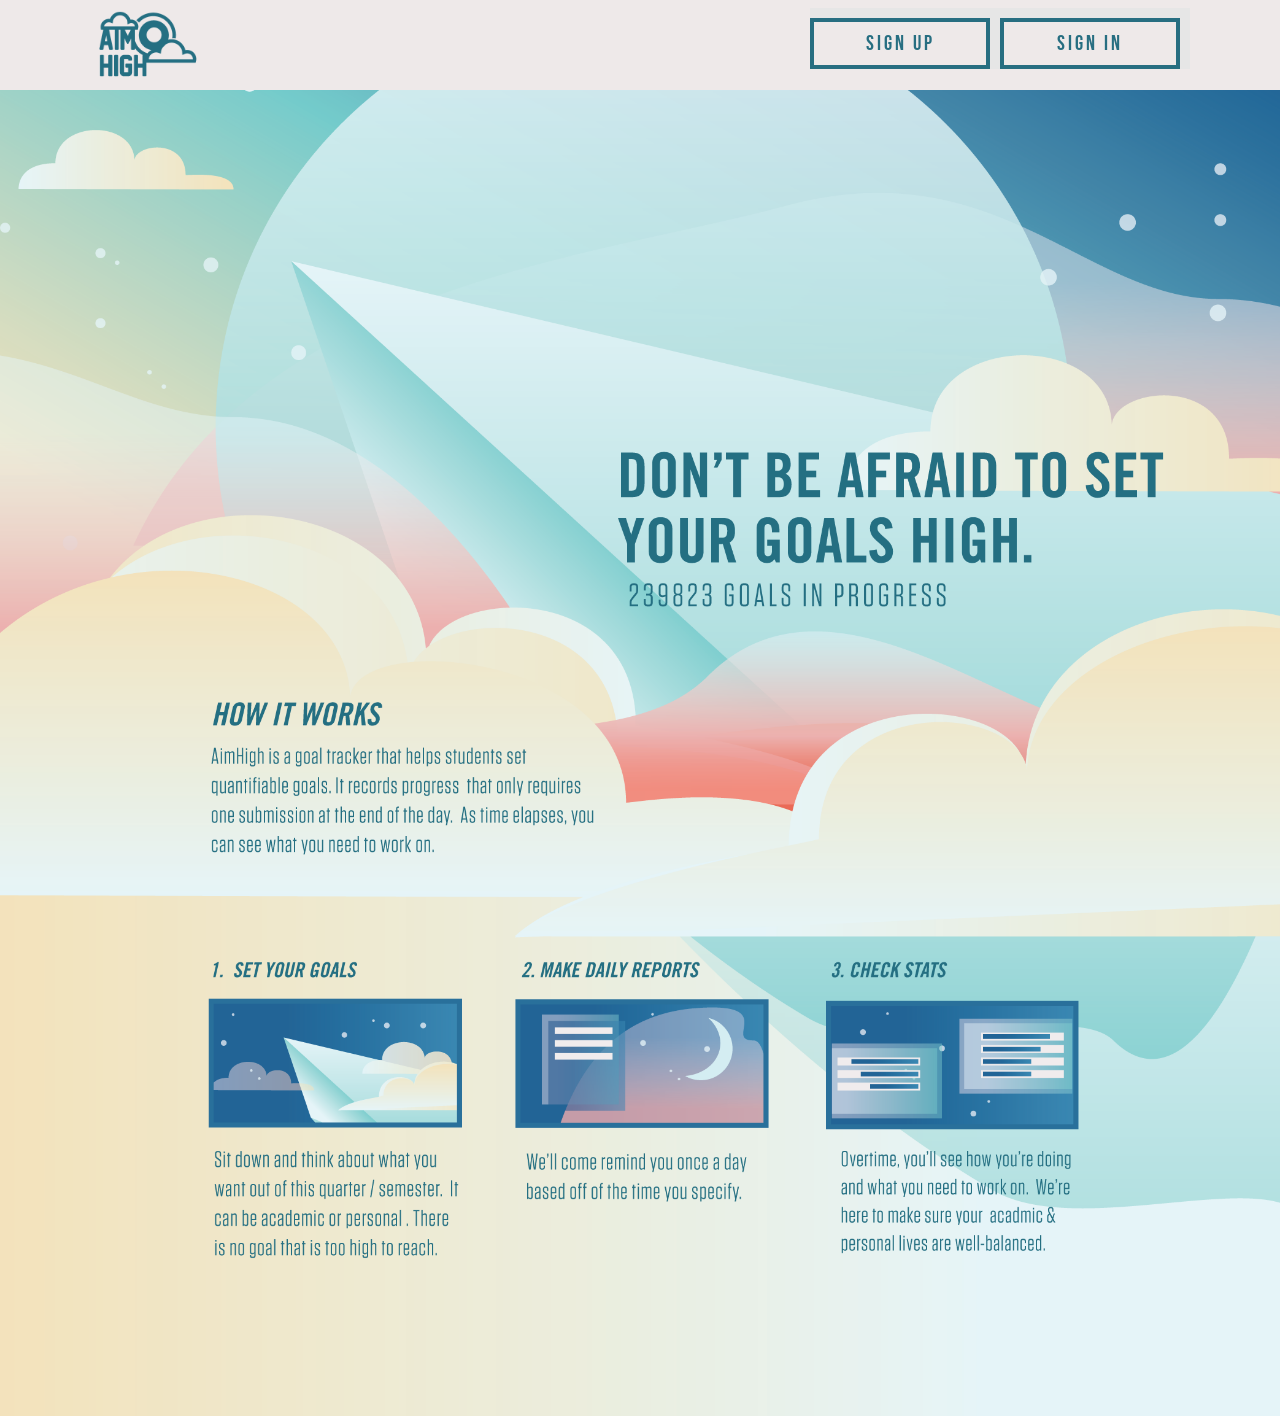
<file: prototypes/des157final/index.html>
<!doctype html>
<html class="no-js" lang="en">
  <head>
    <meta charset="utf-8" />
    <meta http-equiv="x-ua-compatible" content="ie=edge">
    <meta name="viewport" content="width=device-width, initial-scale=1.0" />
    <title>Aim High | Home</title>
    <link rel="stylesheet" href="css/foundation.css" />
    <link rel="stylesheet" href="css/app.css" />
  </head>
  <body>
      
<!--Nav Bar -->
    <nav class="top-bar">
        <div class="wrap">
        <div class="top-bar-left">
         <a href="index.html"><img src="img/logo.png" width=115px height=50px/></a>
        </div>
        
        <div class="top-bar-right">
         <ul class="menu">
                <li>
                <a href="signup.html" class="button">Sign up</a></li>
             <li>
                <a href="signIn.html" class="button">Sign in</a></li>
               
          </ul>
        </div>
        </div>
    </nav>
    
    
      
<!-- MAIN SECTION --> 
<section class="main">

  <img src="img/welcome.png" width=100%/>
</section>

<!--FOOTER 
<footer>
    <a href="mailto:lilliu@ucdavis.edu"> Email </a> &nbsp;&nbsp; &nbsp; 
    <a href="http://validator.w3.org/check?uri=referer">Valid HTML 5</a> &nbsp; &nbsp;<a href="http://jigsaw.w3.org/css-validator/check/referer"> Valid CSS </a>
</footer>

--> 


      
      <script src="js/vendor/jquery.min.js"></script>
    <script src="js/vendor/what-input.min.js"></script>
    <script src="js/foundation.min.js"></script>
    <script src="js/app.js"></script>
  </body>
</html>
</file>
<file: prototypes/des157final/css/app.css>
/*
:not(body):not(html) {
box-sizing:border-box;
border:1px dashed #000;
}
*/

/*FONTS*/
@font-face {
    font-family: 'bebas_neuebold';
    src: url('../font/bebasneue_bold-webfont.eot');
    src: url('../font/bebasneue_bold-webfont.eot?#iefix') format('embedded-opentype'),
         url('../font/bebasneue_bold-webfont.woff2') format('woff2'),
         url('../font/bebasneue_bold-webfont.woff') format('woff'),
         url('../font/bebasneue_bold-webfont.ttf') format('truetype'),
         url('../font/bebasneue_bold-webfont.svg#bebas_neuebold') format('svg');
    font-weight: normal;
    font-style: normal;

}

/*LINK STYLING*/
p, a {
  color: #276e81;
  font-family: 'bebas_neuebold';
  font-size: 1em;
  text-align: center;
}

a:hover {
  color: #276e81;
}

/*
a:active {
   background-color: #fcbc67;     
}
/*

/* GENERAL */ 
.wrap { 
    width:90%; 
    margin: 0 auto;
    max-width:1100px;
}

.button {
  border-style: solid;
  border-width:4px;
  border-color:#276e81;
  width: 180px; 
  font-size: 1.3em;
  font-family: 'bebas_neuebold';
  color: #276e81;
  background-color: #eee9e9;
  margin-right: 10px;
  margin-top:10px;
  letter-spacing: 3px;
}

h4 { 

color:d1d2d4;
font-size:.7em;
letter-spacing: 0px;
width:250px;
}

/* NAV */ 

.top-bar {
    background-color:#eee9e9;
}

/*hamburger*/

/*MAIN*/

body {
   
    color:#276e81;
    letter-spacing: 1px;  
    background-color:#eee9e9;
}

.main {
    height:100%;
    
}
 

/* FOOTER */ 

footer {
    font-size: 1em;
    font-family: 'bebas_neuebold';
    height:50px;
    background-image: url(../img/footer.png);
    text-align: center; 
    padding-top: 15px;
}


/*signin form*/
table {
  position:relative;
  font-family: 'bebas_neuebold';
  font-size: 20px;
  width:450px;
  margin: auto 0;
  margin-left:60px;
  margin-top:60px;
}

table tbody, table tbody tr:nth-child(even)  { 
background-color:transparent;  
border: none;
}

td.left {
    
  vertical-align: top;
  text-align: left;
  width: 100px;
  line-height: 4px;
  font-size: 2em;
  font-color:#276e81;
}

td {
  line-height: 22px;
}


input[type="text"],
textarea {
  background-color:#eee9e9;
  border-style:none;
  border-bottom-style:solid;
  box-shadow:none;
  border-bottom-width: 4px;
  border-bottom-color: #276e81;
  width: 200px;
  height:30px;
   color:#276e81;
  font-size:20px; 
  letter-spacing: 1px;
}

input[type="password"],
textarea {
  background-color:#eee9e9;
  border-style:none;
  border-bottom-style:solid;
  box-shadow:none;
  border-bottom-width: 4px;
  border-bottom-color: #276e81;
  width: 200px;
  height:30px;
  color:#276e81;
  font-size:20px; 
  letter-spacing: 1px;
}

[type='password']:focus, input[type="text"]:focus {
  background-color:#eee9e9;
  outline-color: transparent;
  outline-style: none;
  box-shadow:none;
  border:none;
  border-bottom-style: solid;
  border-bottom-width: 4px;
  border-bottom-color: #276e81;
   color:#276e81;
  font-size:20px; 
  letter-spacing: 1px;

}

  
input[type="submit"] {
  width: auto;
  font-size: 20px;
  font-weight: bold;
  color: white;
  text-align: center;
  padding: 10px;
  border: 0px;
  margin-right: 20px;
}


label {
    color:#276e81;
    font-size:.5em;
    letter-spacing: 1px;
       
}

/*viewby*/
.viewBy {
postion:relative;
z-index: 0;
margin-top: 20%;
font-size:1.5em;

}

/*special IDs*/

img#background {
    position:absolute;
    left: 0px;
    top: 0px;
    z-index: -1;  
}

img#regbackground {
    position: relative;
    z-index: -1;
}

section#theForm {
    postion:relative;
     z-index: 0; 
}

.button.secondary{ 
padding:10px 5px;
font-size:20px;
background-color: #276e81; 
color: #eee9e9;
margin:0px;
}

#theTable { 
position:fixed;
margin:auto;
width:450px;
height:300px;
top: 50%;
left: 50%;
margin-top: -150px;
margin-left: -225px; 
background-color: #eee9e9;
}

/*Set Goal Form*/

section#setgoalform table { 
  position:absolute;
  margin: 0 auto;
  width: 65%;
  top:50%;
  left:17%;
  background-color:transparent;
}


section#setgoalform table tbody tr { 
border-bottom-style:solid;
border-bottom-width: 2px;
border-bottom-color: #d1d2d4;

}

section#setgoalform table tbody tr td{ 
padding:40px 0px;
}

section#setgoalform table td.left { 
width:350px;
}

section#setgoalform table input[type="text"],
section#setgoalform table textarea {
    
    width:400px;
}

label#radio { 
font-size:.9em;
}

section#setgoalform table tr td input:placeholder {
  color:#d1d2d4;
}

div#setaGoal-submit {
left:42%;
position:absolute;
top:130%;
margin:auto;
padding-bottom: 60px;
}

div#setaGoal-submit a { 
margin-right: 15px;
}

/*make report*/ 
.report { 
background-color: #eee9e9;
}


.report div#academic, .report div#personal  { 
height:100%;
padding:30px 90px;
margin:auto;
}

.report div#academic { 
background-color: #fcbc67; 
background: linear-gradient(#fcbc67, #fcd5a7);
}


.report div#personal { 
background-color: #99d5d5; 
background: linear-gradient(#99d5d5, #ade5e3);
}

section.report div p {
    text-align:left;
    font-size:1.6em;
    padding-left:20px;
    line-height: 30px;
}

section.report div h4 {
    font-size:1em;
    width: 400px;
    padding-left:20px;
}

div#continue { 
left:42%;
position:absolute;
top:155%;
margin:auto;
padding-bottom: 60px;

}

div#continuereflection { 
left:42%;
position:absolute;
top:115%;
margin:auto;
padding-bottom: 60px;

}

div#finish { 
left:42%;
position:absolute;
top:135%;
margin:auto;
padding-bottom: 60px;

}


input#block[type="text"],
textarea {
  width: 400px;
  height: 200px;
}
</file>
